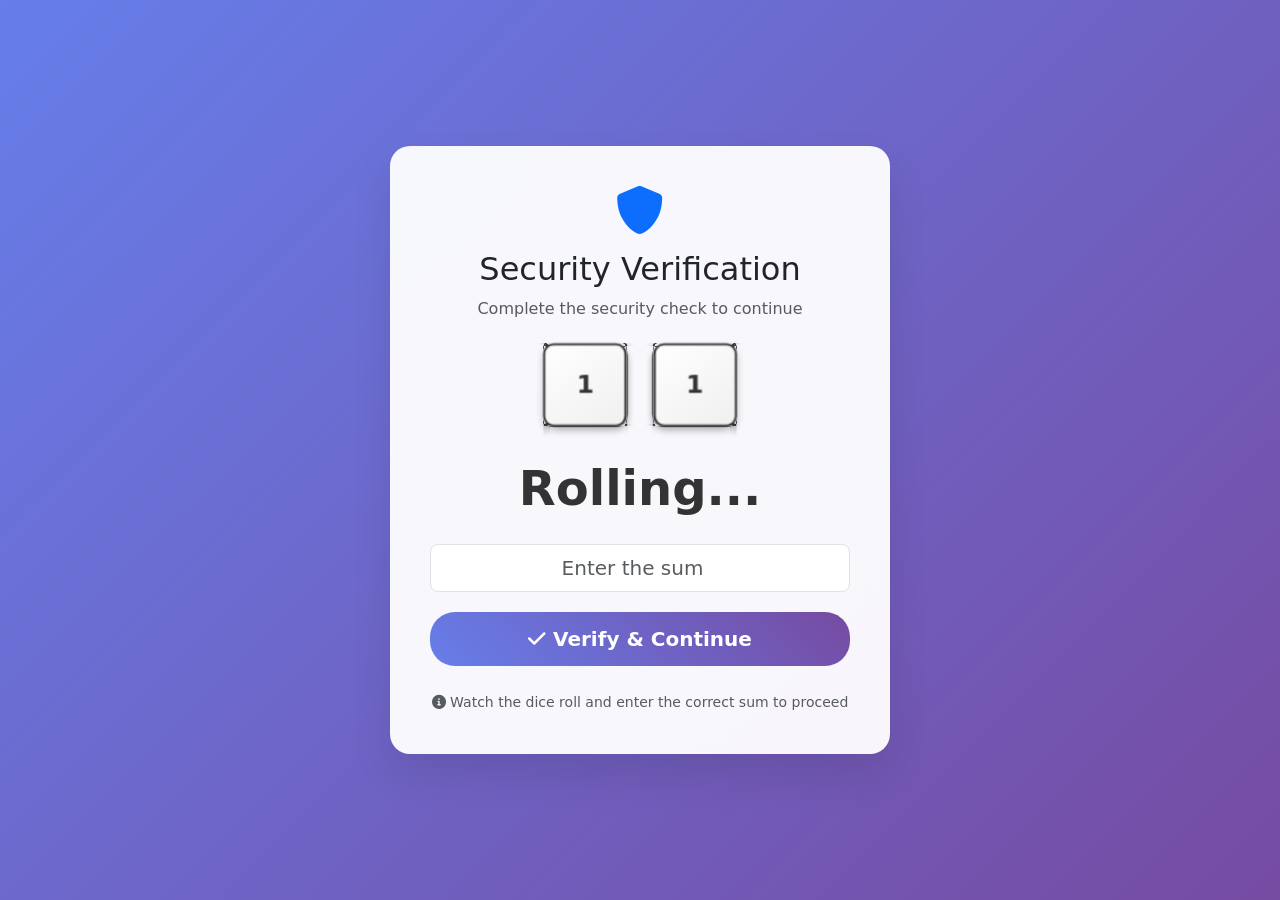
<file: templates/security_check.html>
<!DOCTYPE html>
<html lang="en">
<head>
    <meta charset="UTF-8">
    <meta name="viewport" content="width=device-width, initial-scale=1.0">
    <title>Security Check - EncCloudStorage</title>
    
    <!-- Bootstrap CSS -->
    <link href="https://cdn.jsdelivr.net/npm/bootstrap@5.3.0/dist/css/bootstrap.min.css" rel="stylesheet">
    <!-- Font Awesome -->
    <link href="https://cdnjs.cloudflare.com/ajax/libs/font-awesome/6.0.0/css/all.min.css" rel="stylesheet">
    
    <style>
        .dice-container {
            perspective: 1000px;
            margin: 20px 0;
        }
        
        .dice {
            width: 80px;
            height: 80px;
            position: relative;
            transform-style: preserve-3d;
            transition: transform 0.6s;
            margin: 0 10px;
            display: inline-block;
        }
        
        .dice-face {
            position: absolute;
            width: 80px;
            height: 80px;
            background: linear-gradient(145deg, #ffffff, #f0f0f0);
            border: 2px solid #333;
            border-radius: 10px;
            display: flex;
            align-items: center;
            justify-content: center;
            font-size: 24px;
            font-weight: bold;
            color: #333;
            box-shadow: 0 4px 8px rgba(0,0,0,0.2);
        }
        
        .dice-face:nth-child(1) { transform: rotateY(0deg) translateZ(40px); }
        .dice-face:nth-child(2) { transform: rotateY(90deg) translateZ(40px); }
        .dice-face:nth-child(3) { transform: rotateY(180deg) translateZ(40px); }
        .dice-face:nth-child(4) { transform: rotateY(-90deg) translateZ(40px); }
        .dice-face:nth-child(5) { transform: rotateX(90deg) translateZ(40px); }
        .dice-face:nth-child(6) { transform: rotateX(-90deg) translateZ(40px); }
        
        .dice.rolling {
            animation: roll 1s infinite;
        }
        
        @keyframes roll {
            0% { transform: rotateX(0deg) rotateY(0deg); }
            25% { transform: rotateX(90deg) rotateY(90deg); }
            50% { transform: rotateX(180deg) rotateY(180deg); }
            75% { transform: rotateX(270deg) rotateY(270deg); }
            100% { transform: rotateX(360deg) rotateY(360deg); }
        }
        
        .security-container {
            min-height: 100vh;
            background: linear-gradient(135deg, #667eea 0%, #764ba2 100%);
            display: flex;
            align-items: center;
            justify-content: center;
        }
        
        .security-card {
            background: rgba(255, 255, 255, 0.95);
            backdrop-filter: blur(10px);
            border-radius: 20px;
            box-shadow: 0 20px 40px rgba(0,0,0,0.1);
            padding: 40px;
            text-align: center;
            max-width: 500px;
            width: 100%;
        }
        
        .dice-result {
            font-size: 48px;
            font-weight: bold;
            color: #333;
            margin: 20px 0;
            min-height: 60px;
            display: flex;
            align-items: center;
            justify-content: center;
        }
        
        .input-group {
            margin: 20px 0;
        }
        
        .btn-security {
            background: linear-gradient(45deg, #667eea, #764ba2);
            border: none;
            color: white;
            padding: 12px 30px;
            border-radius: 25px;
            font-weight: bold;
            transition: all 0.3s ease;
        }
        
        .btn-security:hover {
            transform: translateY(-2px);
            box-shadow: 0 10px 20px rgba(0,0,0,0.2);
        }
        
        .error-message {
            color: #dc3545;
            font-weight: bold;
            margin-top: 10px;
        }
        
        .success-message {
            color: #28a745;
            font-weight: bold;
            margin-top: 10px;
        }
    </style>
</head>
<body>
    <div class="security-container">
        <div class="security-card">
            <div class="mb-4">
                <i class="fas fa-shield-alt fa-3x text-primary mb-3"></i>
                <h2 class="text-dark">Security Verification</h2>
                <p class="text-muted">Complete the security check to continue</p>
            </div>
            
            <div class="dice-container">
                <div class="dice" id="dice1">
                    <div class="dice-face">1</div>
                    <div class="dice-face">2</div>
                    <div class="dice-face">3</div>
                    <div class="dice-face">4</div>
                    <div class="dice-face">5</div>
                    <div class="dice-face">6</div>
                </div>
                <div class="dice" id="dice2">
                    <div class="dice-face">1</div>
                    <div class="dice-face">2</div>
                    <div class="dice-face">3</div>
                    <div class="dice-face">4</div>
                    <div class="dice-face">5</div>
                    <div class="dice-face">6</div>
                </div>
            </div>
            
            <div class="dice-result" id="diceResult">
                <span id="resultText">Rolling...</span>
            </div>
            
            <form id="securityForm" method="POST">
                <div class="input-group">
                    <input type="number" class="form-control form-control-lg text-center" 
                           id="userInput" name="dice_sum" placeholder="Enter the sum" 
                           min="2" max="12" required>
                </div>
                
                <button type="submit" class="btn btn-security btn-lg w-100" id="submitBtn">
                    <i class="fas fa-check"></i> Verify & Continue
                </button>
                
                <div id="message"></div>
            </form>
            
            <div class="mt-4">
                <small class="text-muted">
                    <i class="fas fa-info-circle"></i>
                    Watch the dice roll and enter the correct sum to proceed
                </small>
            </div>
        </div>
    </div>

    <script>
        let dice1Value, dice2Value, correctSum;
        let isRolling = false;
        
        // Initialize dice rolling
        function initDiceRoll() {
            isRolling = true;
            document.getElementById('dice1').classList.add('rolling');
            document.getElementById('dice2').classList.add('rolling');
            document.getElementById('resultText').textContent = 'Rolling...';
            document.getElementById('userInput').value = '';
            document.getElementById('message').innerHTML = '';
            
            // Stop rolling after 3 seconds
            setTimeout(() => {
                stopDiceRoll();
            }, 3000);
        }
        
        function stopDiceRoll() {
            isRolling = false;
            document.getElementById('dice1').classList.remove('rolling');
            document.getElementById('dice2').classList.remove('rolling');
            
            // Generate random values
            dice1Value = Math.floor(Math.random() * 6) + 1;
            dice2Value = Math.floor(Math.random() * 6) + 1;
            correctSum = dice1Value + dice2Value;
            
            // Update display
            document.getElementById('resultText').textContent = `${dice1Value} + ${dice2Value} = ?`;
            document.getElementById('userInput').focus();
        }
        
        // Handle form submission
        document.getElementById('securityForm').addEventListener('submit', function(e) {
            e.preventDefault();
            
            if (isRolling) {
                document.getElementById('message').innerHTML = 
                    '<div class="error-message">Please wait for the dice to stop rolling!</div>';
                return;
            }
            
            const userInput = parseInt(document.getElementById('userInput').value);
            
            if (userInput === correctSum) {
                document.getElementById('message').innerHTML = 
                    '<div class="success-message"><i class="fas fa-check"></i> Correct! Redirecting...</div>';
                
                // Redirect to login page after successful verification
                setTimeout(() => {
                    window.location.href = '/login';
                }, 1500);
            } else {
                document.getElementById('message').innerHTML = 
                    '<div class="error-message"><i class="fas fa-times"></i> Incorrect! Try again.</div>';
                
                // Re-roll dice after incorrect answer
                setTimeout(() => {
                    initDiceRoll();
                }, 2000);
            }
        });
        
        // Start initial dice roll
        initDiceRoll();
        
        // Re-roll dice every 30 seconds if no interaction
        setInterval(() => {
            if (!isRolling && document.getElementById('userInput').value === '') {
                initDiceRoll();
            }
        }, 30000);
    </script>
</body>
</html>
</file>
